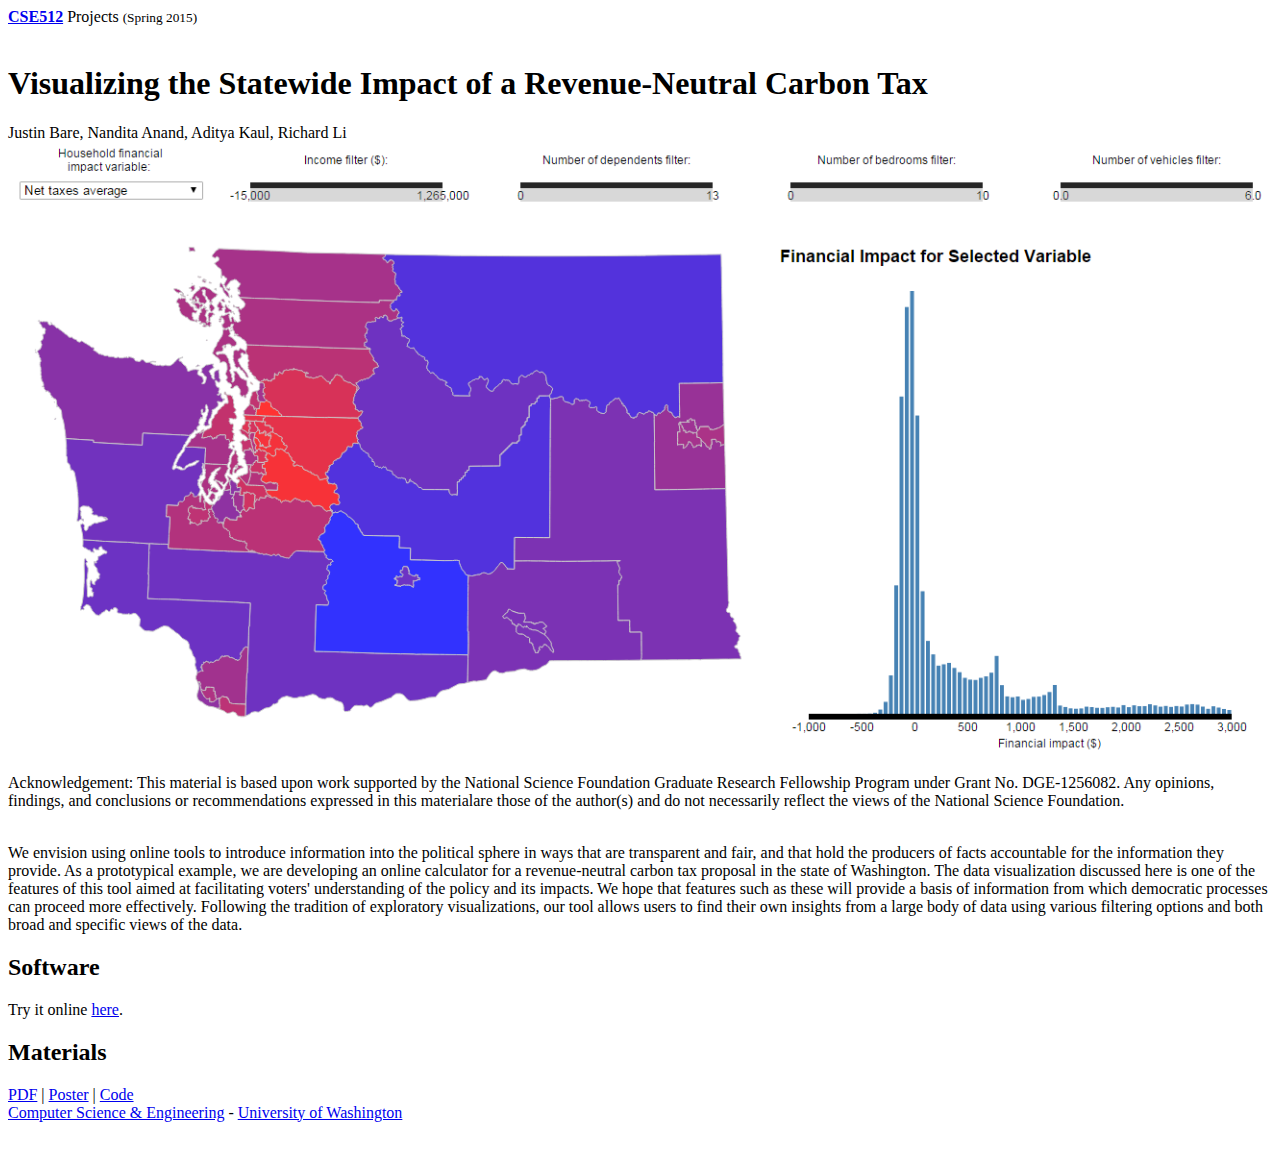
<file: index.html>
<!DOCTYPE html PUBLIC "-//W3C//DTD XHTML 1.0 Transitional//EN" "http://www.w3.org/TR/xhtml1/DTD/xhtml1-transitional.dtd">
<html xmlns="http://www.w3.org/1999/xhtml" xml:lang="en" lang="en">

<head>
  <title>CSE512: Data Visualization</title>
  <meta name="robots" content="index,follow" />
  <link rel="stylesheet" type="text/css" href="http://courses.cs.washington.edu/courses/cse512/15sp/style.css"/>

</head>

<body>
  <div class='content wider'>

    <div class='title'>
      <a href="http://courses.cs.washington.edu/courses/cse512/15sp/"><strong>CSE512</strong></a>
         Projects
         <small>(Spring 2015)</small>
    </div>
    <br/>

    <div class='pub' data-spy="scroll" data-target=".navbar">

      <h1 class="title">Visualizing the Statewide Impact of a Revenue-Neutral Carbon Tax</h1>
      <div class="authors">
        <span>Justin Bare,</span>
        <span>Nandita Anand,</span>
        <span>Aditya Kaul,</span>
        <span>Richard Li</span>
      </div>

      <div class="figure">
        <a href="http://cse512-15s.github.io/fp-jbare-kaul10-lizehang-nanand/combinedVis.html" target="_blank"><img src="summary.png" width="100%"/></a>
        <div class="caption"></div>
      </div>

      <p>
        Acknowledgement: This material is based upon work supported by the National Science Foundation Graduate Research Fellowship Program under Grant No. DGE-1256082. Any opinions, findings, and conclusions or recommendations expressed in this materialare those of the author(s) and do not necessarily reflect the views of the National Science Foundation. <br/><br/>
          
      </p>

      <p>We envision using online tools to introduce information into the political sphere in ways that are transparent and fair, and that hold the producers of facts accountable for the information they provide. As a prototypical example, we are developing an online calculator for a revenue-neutral carbon tax proposal in the state of Washington. The data visualization discussed here is one of the features of this tool aimed at facilitating voters' understanding of the policy and its impacts. We hope that features such as these will provide a basis of information from which democratic processes can proceed more effectively. Following the tradition of exploratory visualizations, our tool allows users to find their own insights from a large body of data using various filtering options and both broad and specific views of the data. </p> 

      <!-- <p>With the drop-down selector, you can change which variable is encoded on the map, histogram, and bubble chart. For these variables, &quot;average&quot; means electricity is calculated assuming electricity is provided by an average utility in the region in terms of carbon impact. Similarly, &quot;best&quot; and &quot;worst&quot; assume the utility with the best carbon impact and the worst carbon impact, respectively.  </p>

      <p>With the brush filters, you can change which types of households are included in the data that is displayed on the map and histogram. Also, by clicking a region on the map, only households in that region are included in the histogram. </p>

      <p>The coloring of the map shows the relative financial impacts on the selected variable, with <font style="font-weight: bold;" color="red">red</font> coloring the regions for which the average household is impacted more negatively and <font style="font-weight: bold;" color="blue">blue</font> coloring the regions for which the average household is impacted more positively. For more detail beyond the average household, look to the histogram, which shows the distribution of impacts for the selected variable. For even more detail, the bubble chart breaks the data down further. </p> 
       -->
      <h2>Software</h2>
      <p>
        Try it online <a href="http://cse512-15s.github.io/fp-jbare-kaul10-lizehang-nanand/combinedVis.html" target="_blank">here</a>. 
      </p>

      <h2>Materials</h2>
      <div class="links">
        <a href="final/paper-jbare-kaul10-lizehang-nanand.pdf" >PDF</a>
        |
        <a href="final/poster-jbare-kaul10-lizehang-nanand.pdf" >Poster</a>
        |
        <a href="https://github.com/CSE512-15S/fp-jbare-kaul10-lizehang-nanand/">Code</a>
      </div>

      <!-- <h2>Videos</h2>
      <video width="700" height="385" controls="">
        <source src="http://idl.cs.washington.edu/static/images/projects/lyra/Playfair-New.mp4" type="video/mp4">
        Your browser does not support the video tag.
      </video> -->


      <div class='footer'>
        <a href='http://cs.washington.edu'>Computer Science &amp; Engineering</a> -
        <a href='http://www.washington.edu'>University of Washington</a>
      </div>
    </div>
    <br/>
    <br/>


  </div>
</body>

</html>
</file>
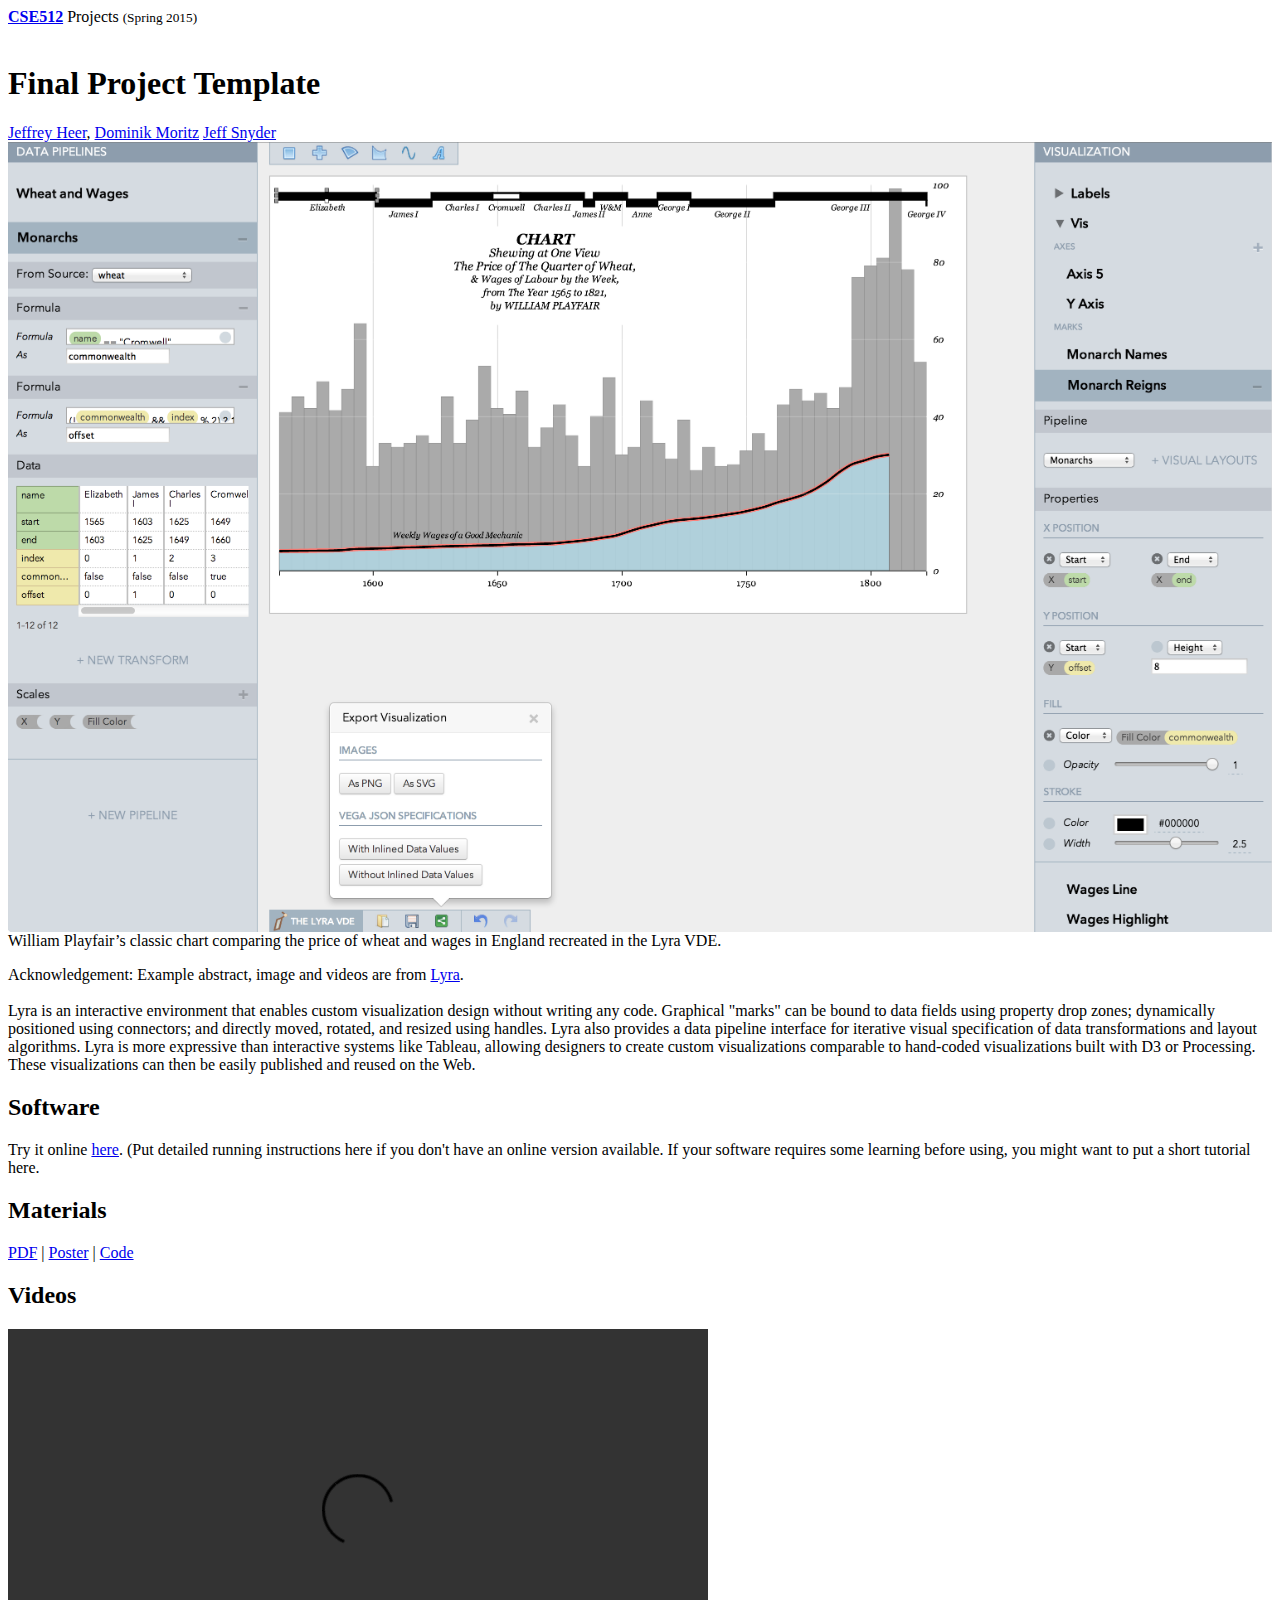
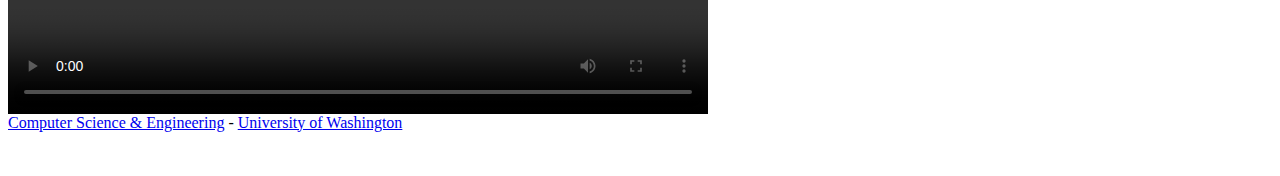
<file: deliverableDrafts/Project Page/index.html>
<!DOCTYPE html PUBLIC "-//W3C//DTD XHTML 1.0 Transitional//EN" "http://www.w3.org/TR/xhtml1/DTD/xhtml1-transitional.dtd">
<html xmlns="http://www.w3.org/1999/xhtml" xml:lang="en" lang="en">

<head>
  <title>CSE512: Data Visualization</title>
  <meta name="robots" content="index,follow" />
  <link rel="stylesheet" type="text/css" href="http://courses.cs.washington.edu/courses/cse512/15sp/style.css"/>

</head>

<body>
  <div class='content wider'>

    <div class='title'>
      <a href="http://courses.cs.washington.edu/courses/cse512/15sp/"><strong>CSE512</strong></a>
         Projects
         <small>(Spring 2015)</small>
    </div>
    <br/>

    <div class='pub' data-spy="scroll" data-target=".navbar">

      <h1 class="title">Final Project Template</h1>
      <div class="authors">
        <a href="http://jheer.org">Jeffrey Heer</a>,
        <a href="http://domoritz.de/">Dominik Moritz</a>
        <a href="http://homes.cs.washington.edu/~jasnyder/">Jeff Snyder</a>
      </div>

      <div class="figure">
        <img src="summary.png" width="100%"/>
        <div class="caption">William Playfair’s classic chart comparing the price of wheat and wages in England recreated in the Lyra VDE.</div>
      </div>

      <p>
        Acknowledgement: Example abstract, image and videos are from <a href="http://idl.cs.washington.edu/projects/lyra">Lyra</a>. <br/><br/>
        Lyra is an interactive environment that enables custom visualization design without writing any code. Graphical "marks" can be bound to data fields using property drop zones; dynamically positioned using connectors; and directly moved, rotated, and resized using handles. Lyra also provides a data pipeline interface for iterative visual specification of data transformations and layout algorithms. Lyra is more expressive than interactive systems like Tableau, allowing designers to create custom visualizations comparable to hand-coded visualizations built with D3 or Processing. These visualizations can then be easily published and reused on the Web.
      </p>
      
      <h2>Software</h2>
      <p>
        Try it online <a href="http://idl.cs.washington.edu/projects/lyra/app/">here</a>. 
        (Put detailed running instructions here if you don't have an online version available.  
        If your software requires some learning before using, you might want to put a short tutorial here.
      </p>

      <h2>Materials</h2>
      <div class="links">
        <a href="final/paper-jheer-domoritz-jsnydes.pdf" >PDF</a>
        |
        <a href="final/poster-jheer-domoritz-jsnydes.pdf" >Poster</a>
        |
        <a href="https://github.com/CSE512-15S/fp-jheer-domoritz-jsnydes/">Code</a>
      </div>

      <h2>Videos</h2>
      <video width="700" height="385" controls="">
        <source src="http://idl.cs.washington.edu/static/images/projects/lyra/Playfair-New.mp4" type="video/mp4">
        Your browser does not support the video tag.
      </video>


      <div class='footer'>
        <a href='http://cs.washington.edu'>Computer Science &amp; Engineering</a> -
        <a href='http://www.washington.edu'>University of Washington</a>
      </div>
    </div>
    <br/>
    <br/>


  </div>
</body>

</html>
</file>
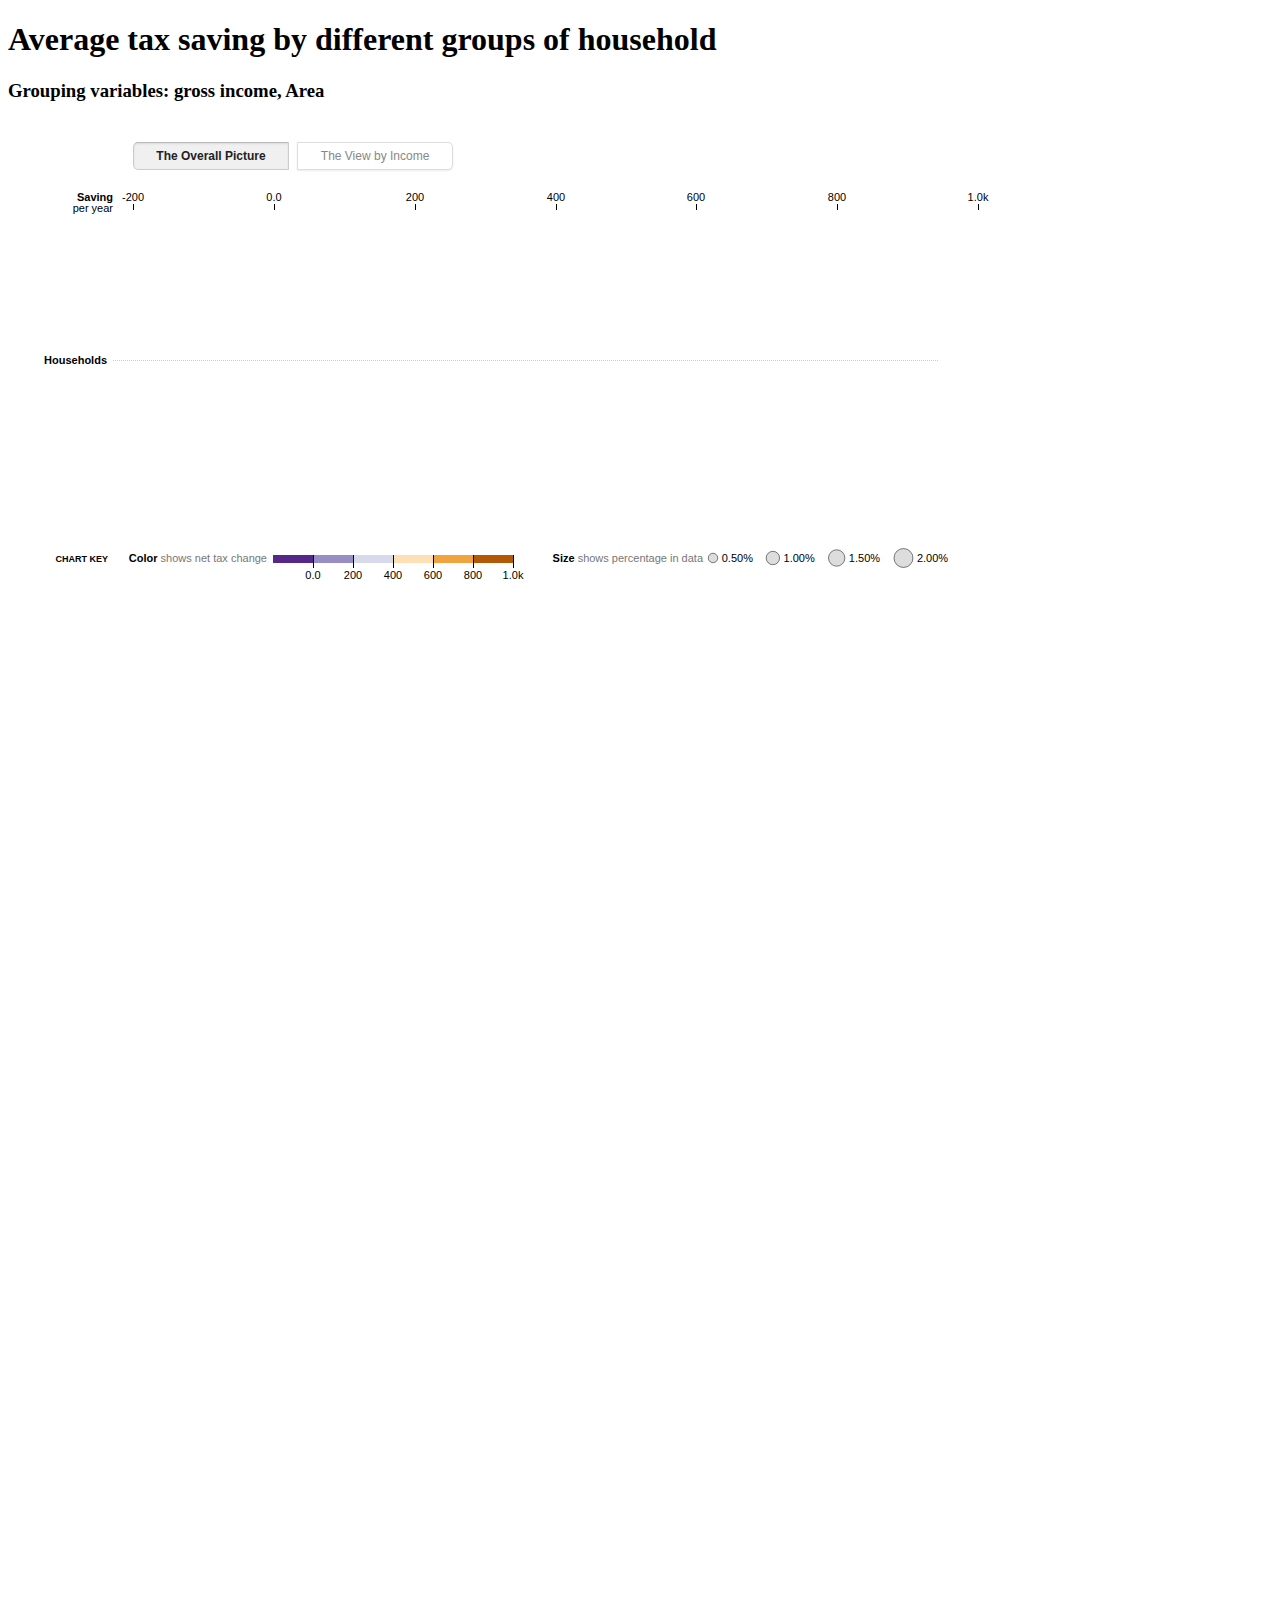
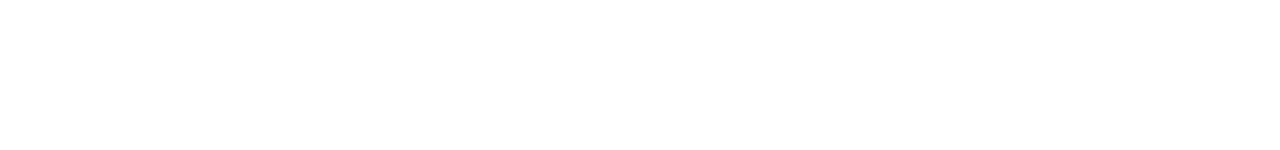
<file: bubble.html>
<!DOCTYPE html>
<html lang="en">
<head>
<title>Bubble chart for tax saving</title>
</head>
<body id="interactiveABC" class="interactiveABC">
<h1>Average tax saving by different groups of household </h1>
<h3>Grouping variables: gross income, Area</h3>
</div><!--close .storyHeader -->
<link rel="stylesheet" type="text/css" href="style/nytimes-color.css">


<div class="g-content">
<div class="g-graphic">
 <div class="g-buttons">
<button class="g-button g-active" data-view="overall">The Overall Picture</button>
<button class="g-button" data-view="selected">The View by Income</button>
</div>
</div>
<div class="g-selected-notes"></div>
<div class="g-tip" style="width:235px;height:130px;display:none;">
<div class="g-tip-shadow"></div>
</svg>
<div class="g-tip-content">
<div class="g-tip-title">Sample Mean</div>
<div class="g-tip-metric" data-name="weight">
<span class="g-tip-metric-name">Percentage</span>
<span class="g-tip-metric-value">0.18%</span>
</div>
<div class="g-tip-metric" data-name="Tax">
<span class="g-tip-metric-name">Average Tax Save</span>
<span class="g-tip-metric-value">138</span>
</div>
<div class="g-tip-metric" data-name="income">
<span class="g-tip-metric-name">Household income</span>
<span class="g-tip-metric-value">10</span>
</div>
<div class="g-tip-metric" data-name="PUMA10">
<span class="g-tip-metric-name">PUMA10 area</span>
<span class="g-tip-metric-value"></span>
</div>
<!-- <div class="g-tip-metric" data-name="BEDROOMS">
<span class="g-tip-metric-name">Number of bedrooms</span>
<span class="g-tip-metric-value"></span>
</div>
<div class="g-tip-metric" data-name="KOWNRENT">
<span class="g-tip-metric-name">Own the house?</span>
<span class="g-tip-metric-value">1</span>
</div>
<div class="g-tip-metric" data-name="UR">
<span class="g-tip-metric-name">Urban area?</span>
<span class="g-tip-metric-value">1</span> -->
</div>
</div>
</div>
</div>


<script src="javascripts/nytimes-lib.js"></script>
<script type="text/javascript" src="javascripts/bubble-standalone.js"></script>




</body>
</html>
</file>
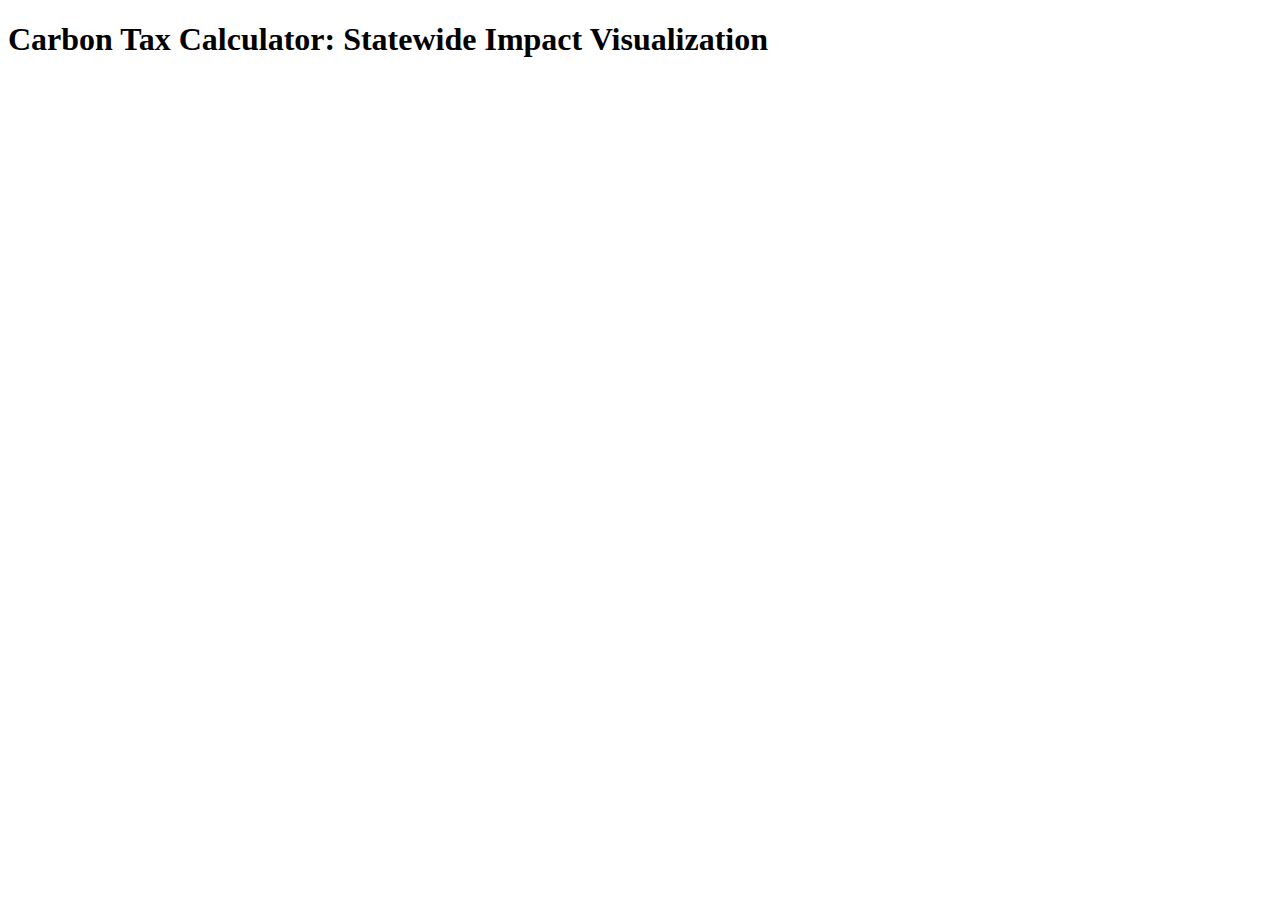
<file: vis.html>
<!DOCTYPE html>
<head>
  <meta charset="utf-8">
  <style>
 
   .bar {
      fill: steelblue;
    }
 
    .bar:hover {
      fill: orangered ;
    }

 
    path {
     
      stroke: #ccc;
      stroke-width: 1px;
    }
 
    path:hover {
      fill: orange;
      cursor:pointer;
    }
	
  	#pumasmap {
      fill: gray;
    }
 
    #pumasmap.active {
      fill: red;
    }
 
    
    .d3-tip {
      line-height: 1;
      font-weight: bold;
      padding: 12px;
      padding-right: 50px;
      background: rgba(0, 0, 0, 0.8);
      color: #fff;
      border-radius: 2px;
    }
 
    /* Creates a small triangle extender for the tooltip */
    .d3-tip:after {
      box-sizing: border-box;
      display: inline;
      font-size: 8px;
      width: 100%;
      line-height: 1;
      color: rgba(0, 0, 0, 0.8);
      content: "\25BC";
      position: absolute;
      text-align: center;
    }
 
    /* Style northward tooltips differently */
    .d3-tip.n:after {
      margin: -1px 0 0 0;
      top: 100%;
      left: 0;
    }
	
  	select {
      visibility: hidden;
    }
 
  </style>
</head>
<body>
  <h1>Carbon Tax Calculator: Statewide Impact Visualization</h1>
  <select style="margin-left: 1200px" id="menu">
    <option value="naturalGas" onchange="ng()">Natural Gas</option>
    <option value="carbonTaxImpact" onchange="cti()">Carbon Tax</option>
  </select>
  <br>
  <script src="http://d3js.org/d3.v3.min.js"></script>
  <script src="http://d3js.org/topojson.v1.min.js"></script>
  <script type="text/javascript" src="javascripts/index.js"></script>
  <script type="text/javascript" src="javascripts/helperFunctions.js"></script>
  <script>
 
    var width = 1000,
        height = 1000,
        centered;
    var svg1;
	
    var svg = d3.select("body").append("svg")
		    .style("float","left")
        .attr("width", width)
        .attr("height", height);


 
    var dataset = "data/pumas_wash_topo.json";
 
    var colorScale = d3.scale.linear()
        .domain([0, 2])
        .range(["white", "red"]);
   
    var g = svg.append("g")
	           .attr("transform", "translate(300,100)");
   
    var projection = d3.geo.albers()
          .rotate([119, 0])
          .center([-3, 48])
          .parallels([35, 50])
          .scale(8000)
          .translate([0, 100])
          .precision(.1);
 
               
    var path = d3.geo.path()
        .projection(projection);
               
    d3.json(dataset, function(error, wa) {
      var wash = topojson.feature(wa, wa.objects.wash);
 
     
      
 
      //Declaring the tool tip variable
      var tip = d3.tip()
        .attr('class', 'd3-tip')
        .offset([-10, 0])
        .html(function(d) {
          return "<strong style='color:white'>Name:</strong> <span style='color:white'>" + d.properties.name +          
          "</span><br><strong style='color:white'>PUMA10:</strong> <span style='color:white'>" + d.properties.puma;
          
      })
 
      //Calling the tool tip within the svg
      g.call(tip);
 
      g.selectAll("path")
          .data(wash.features)
          .enter().append("path")         
          .attr("d", path)
		      .attr("id","pumasmap")
		      // .on('mouseover', function(d) {
        //       //d3.select(this).style("background-color","orange");
        //   })
          .on('mouseover', tip.show)
          .on('mouseout', tip.hide)
          .on('click',clicked);

		  
		
    });
	
    var margin = {top: 300, right: 20, bottom: 10, left: 40},
          width = 960 - margin.left - margin.right,
          height = 600 - margin.top - margin.bottom;
		  
    svg1 = d3.select("body").append("svg").attr("class","rectsvg")
		  //.style("float","left")
      .attr("width", width + margin.left + margin.right)
      .attr("height", height + margin.top + margin.bottom)
      .append("g")
      .attr("transform", "translate(" + margin.left + "," + margin.top + ")");
       

	
	
	
	
               
    function clicked(d) {
	
      document.getElementById("menu").style.visibility="visible";	
 
    	d3.selectAll(".bar").remove();
    	//d3.select(".svgrect").remove();
    	
    	//d3.selectAll(".bar").remove();
    	var x, y, k;
         
      if (d && centered !== d) {
        var centroid = path.centroid(d);
        x = centroid[0];
        y = centroid[1];
        k = 1.2;
        centered = d;
      } else {
        x = width / 2;
        y = height / 2;
        k = 1;
        centered = null;
      }
         
      g.selectAll("path")
          .classed("active", centered && function(d) { return d === centered; });
     
      g.transition()
          .duration(750)
          //.attr("transform", "translate(" + width / 2 + "," + height / 2 + ")scale(" + k + ")translate(" + -x + "," + -y + ")")
          .style("stroke-width", 1.5 / k + "px");

      /*var margin = {top: 300, right: 20, bottom: 10, left: 40},
          width = 960 - margin.left - margin.right,
          height = 600 - margin.top - margin.bottom;*/
       
      var formatPercent = d3.format(".0%");
      var sortOrder=false; 
      var x = d3.scale.ordinal()
          .rangeRoundBands([0, width], .1);
       
      var y = d3.scale.linear()
          .range([height-150, 0]);
       
      //var xAxis = d3.svg.axis()
        //  .scale(x)
         // .orient("bottom");
       
     
      		
      /*var svg = d3.select("body").append("svg").attr("class","rectsvg")
		  .style("float","right")
          .attr("width", width + margin.left + margin.right)
          .attr("height", height + margin.top + margin.bottom)
        .append("g")
          .attr("transform", "translate(" + margin.left + "," + margin.top + ")");*/
       
      var yAxis = d3.svg.axis()
          .scale(y)
      		.orient("left");
      		
      var dataset = "data/Utility_data/utilityCarbonImpact.csv";
       
      d3.csv(dataset, function(error, data) {
       
        x.domain(data.map(function(d) { return d.code; }));
        y.domain([0,d3.max(data, function(d) { return d.naturalGas; })]);
        
        svg1.append("g")
          .attr("class", "y axis")
          //.call(yAxis)
          .append("text")
          .attr("transform", "rotate(-90)")
          .attr("y", 6)
          .attr("dy", ".71em")
          .style("text-anchor", "end")
          //.text("MatchesPlayed");
       
        svg1.selectAll(".bar")
            .data(data)
      			.enter().append("rect")
      			.attr("x",function(d,i){return i*x.rangeBand();})
      			.attr("y",height)
      			.attr("height",0)
      			.transition()
      			//.ease("elastic")
      			.duration(2000)
			
            //.on('mouseover', tip.show)
            //.on('mouseout', tip.hide)
            .attr("class", "bar")
            .attr("x", function(d) { return x(d.code); })
            .attr("width", x.rangeBand()-3)
            .attr("y", function(d) { return y(d.naturalGas); })
            .attr("height", function(d) { return height - y(d.naturalGas); });
 
      });
    
    	//try
    	d3.select('#opts')
        .on('change', function() {
        var newData = eval(d3.select(this).property('value'));
        updateLegend(newData);
      });

    }
	
 
  </script>
 
</body>
</file>
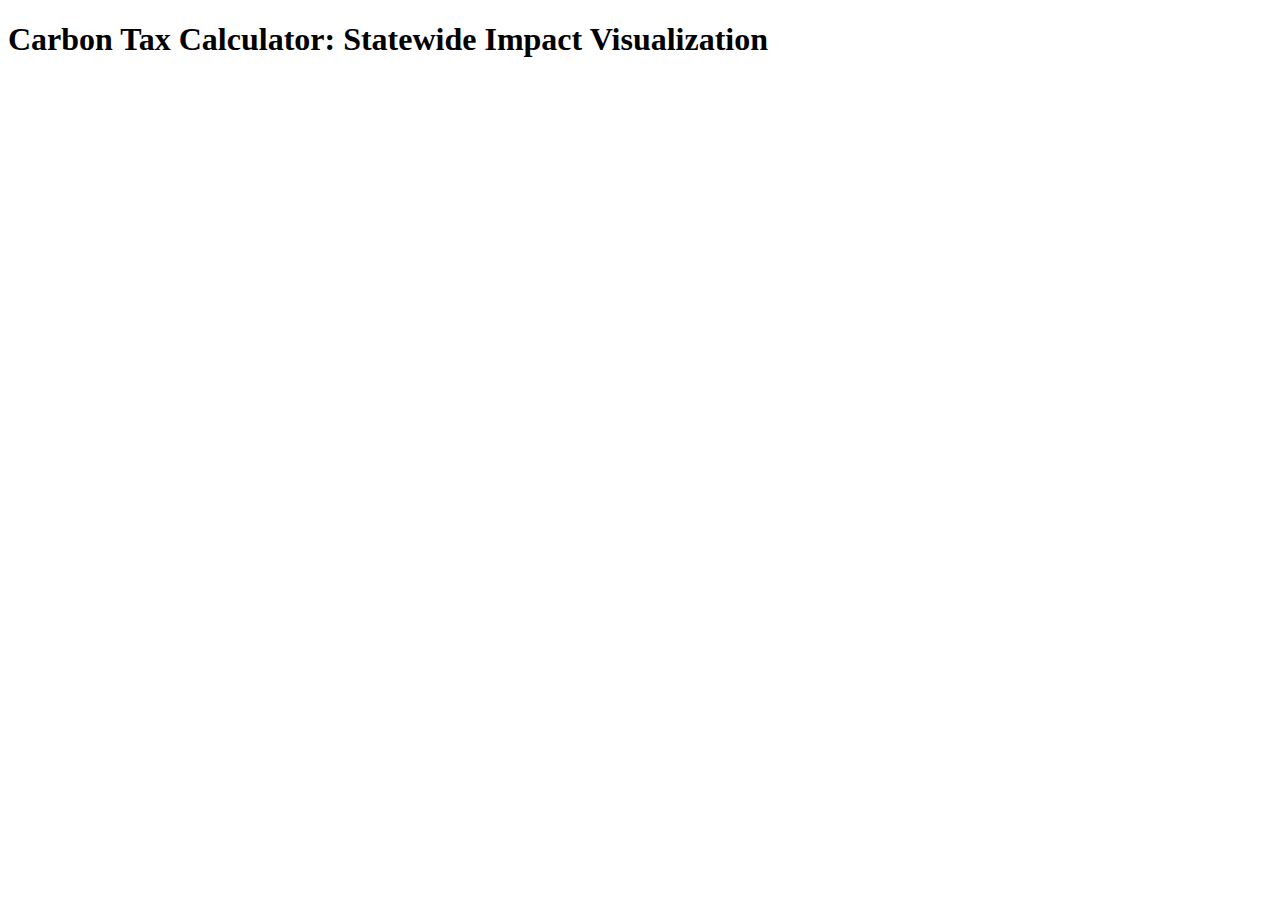
<file: visNew.html>
<!DOCTYPE html>
<head>
  <meta charset="utf-8">
  <style>
    .bar {
      fill: steelblue;
    }
    .bar:hover {
      fill: orangered ;
    }
    
    .d3-tip {
      line-height: 1;
      font-weight: bold;
      padding: 12px;
      padding-right: 50px;
      background: rgba(0, 0, 0, 0.8);
      color: #fff;
      border-radius: 2px;
    }
    /* Creates a small triangle extender for the tooltip */
    .d3-tip:after {
      box-sizing: border-box;
      display: inline;
      font-size: 8px;
      width: 100%;
      line-height: 1;
      color: rgba(0, 0, 0, 0.8);
      content: "\25BC";
      position: absolute;
      text-align: center;
    }
    /* Style northward tooltips differently */
    .d3-tip.n:after {
      margin: -1px 0 0 0;
      top: 100%;
      left: 0;
    }
 
    select {
      visibility: hidden;
    }
  </style>
</head>
<body>
  <h1>Carbon Tax Calculator: Statewide Impact Visualization</h1>
  <select style="margin-left: 1200px" id="menu" onchange="na()">
    <option value="netBest">Net Best</option>
    <option value="netAvg">Net Average</option>
	<option value="netWorst">Net Worst</option>
  </select>
  <br>
  <script src="http://d3js.org/d3.v3.min.js"></script>
  <script src="http://d3js.org/topojson.v1.min.js"></script>
  <script type="text/javascript" src="javascripts/index.js"></script>
  <script type="text/javascript" src="javascripts/helperFunctions.js"></script>
  <script>
    //START by setting up overall layout of page
    var margin = {top: 10, right: 30, bottom: 30, left: 30},
        width = 1300 - margin.left - margin.right,
        height = 700 - margin.top - margin.bottom;
 
    var detailWidth = 400,
        detailHeight = 400;
       
    var centered;
    var svg1;
	
    var map = d3.select("body")
        .append("svg")
        .attr("width", width + margin.left + margin.right)
        .attr("height", height + margin.top + margin.bottom)
        .append("g")
        .attr("transform", "translate(" + margin.left + ", " + margin.top + ")");
 
    var tooltipGroup = map.append("g");
 
    var detail = map.append("g")
        .attr("class", "detail")
        .attr("transform", "translate(" + 800 + "," + 0 +")" )
        .attr("width", 400)
        .attr("height", height);
 
    //THEN load the PUMS dataset and do everything else inside this
    //Loading the PUMS once like this is faster then loading it a bunch of different times
    //The "rows" variable contains all the imported PUMS data
    var pumsDataset = "data/PUMS_less.csv";
    d3.csv(pumsDataset, function(d) {
      return {
        puma: +d.PUMA10,
        netBest: +d.netBest,
        netAvg: +d.netAvg,
		    netWorst: +d.netWorst
      };
    }, function(error, rows) {
     
      //THEN set up all the map stuff
      var mapDataset = "data/pumas_wash_topo.json";
  
      var colorScale = d3.scale.linear()
          .domain([0, 2])
          .range(["white", "red"]);
    
      var projection = d3.geo.albers()
          .rotate([119, 0])
          .center([-3, 48])
          .parallels([35, 50])
          .scale(8000)
          .translate([250, 150])
          .precision(.1);
  
                 
      var path = d3.geo.path()
          .projection(projection);
 
      var activePuma = 0;
                
      d3.json(mapDataset, function(error, wa) {
        var wash = topojson.feature(wa, wa.objects.wash);
 
        var tip = d3.tip()
            .attr('class', 'd3-tip')
            .offset([-10, 0])
            .html(function(d) {
              return "<strong style='color:white'>Name:</strong> <span style='color:white'>" + d.properties.name +         
              "</span><br><strong style='color:white'>PUMA10:</strong> <span style='color:white'>" + d.properties.puma;
           
            });
 
        tooltipGroup.call(tip);
 
        defaultOpacity = 0.8;
  
        tooltipGroup.selectAll("path")
            .data(wash.features)
            .enter().append("path")        
            .attr("d", path)
            .style("stroke","#ccc")
            .style("stroke-width", "1px")
            .style("fill","gray")
            .style("fill-opacity", defaultOpacity)
            .attr("id", function(d) {
              return "puma" + d.properties.puma;
            })
            .on('mouseover', //tip.show
              function(d) {
                tip.show(d);
                d3.select(this).style("fill-opacity", 1).style("cursor", "pointer");
               
              }
            )
            .on('mouseout', function(d) {
              if (d.properties.puma != activePuma){
                d3.select(this).style("fill-opacity", defaultOpacity).style("cursor", "auto");
              }
              tip.hide(d);
            })
            .on('click',function(d) {
              d3.select("#puma" + activePuma).style("fill","gray").style("fill-opacity", defaultOpacity);
              d3.select(this).style("fill","orange");
              activePuma = d.properties.puma;
              clicked(d);
            });
 
       
      
      });
     
      //THEN figure out what to do when an area of the map is clicked
      function clicked(pumaClicked) {
 
        //console.log(d);
 
        d3.selectAll(".bar").remove();
        d3.selectAll("#bar-x-axis").remove();
   
        document.getElementById("menu").style.visibility="visible";
 
        // A formatter for counts.
        var formatCount = d3.format(",.0f");
 
        //Filter the data based on which PUMA was clicked
        var rowsFiltered = rows.filter(function(d){ return d.puma == parseInt(pumaClicked.properties.puma); });
 
        var values = [];
        var i = 0;
        for (i = 0; i < rowsFiltered.length; i++) {
          values.push(rowsFiltered[i].netBest);
        }
 
        var domain = d3.extent(values);
        domain[0] = 100 * Math.floor(domain[0]/100);
        domain[1] = 100 * Math.ceil(domain[1]/100);
 
        var x = d3.scale.linear()
          .domain(domain)
          .range([0, detailWidth]);
 
        // Generate a histogram using uniformly-spaced bins.
        var data = d3.layout.histogram()
            .bins(x.ticks(40))
            (values);
 
 
        var y = d3.scale.linear()
            .domain([0, d3.max(data, function(d) {
              return d.y;
            })])
            .range([detailHeight, 0]);
 
        var xAxis = d3.svg.axis()
            .scale(x)
            .orient("bottom");
 
        var bar = detail.selectAll(".bar")
            .data(data)
            .enter().append("g")
            .attr("class", "bar")
            .attr("transform", function(d) { return "translate(" + x(d.x) + "," + y(d.y) + ")"; });
 
        //console.log(d3.extent(values) + " " + data[0].dx + " " + x(data[0].dx));
 
        bar.append("rect")
            .attr("x", 1)
            .attr("width", 10)//x(data[0].dx) - 1)
            .attr("height", function(d) {
              return detailHeight - y(d.y);
            });
 
        detail.append("g")
            .attr("class", "x axis")
            .attr("id", "bar-x-axis")
            .attr("transform", "translate(0," + detailHeight + ")")
            .call(xAxis);                           
                                                                                                          


      } 
 
    });
	
    function na(){
	 
      d3.select("svg").remove();
	 
	     var margin = {top: 10, right: 30, bottom: 30, left: 30},
        width = 1300 - margin.left - margin.right,
        height = 700 - margin.top - margin.bottom;
 
      var detailWidth = 400,
          detailHeight = 400;
         
      var centered;
      var svg1;
  	
      var map = d3.select("body")
          .append("svg")
          .attr("width", width + margin.left + margin.right)
          .attr("height", height + margin.top + margin.bottom)
          .append("g")
          .attr("transform", "translate(" + margin.left + ", " + margin.top + ")");
   
      var tooltipGroup = map.append("g");
   
      var detail = map.append("g")
          .attr("class", "detail")
          .attr("transform", "translate(" + 800 + "," + 0 +")" )
          .attr("width", 400)
          .attr("height", height);
      }
 
    //THEN load the PUMS dataset and do everything else inside this
    //Loading the PUMS once like this is faster then loading it a bunch of different times
    //The "rows" variable contains all the imported PUMS data
  //   var pumsDataset = "data/PUMS_less.csv";
  //   d3.csv(pumsDataset, function(d) {
  //     return {
  //       puma: +d.PUMA10,
  //       netBest: +d.netBest,
  //       netAvg: +d.netAvg,
		// netWorst: +d.netWorst
  //     };
  //   }, function(error, rows) {
     
  //     //THEN set up all the map stuff
  //     var mapDataset = "data/pumas_wash_topo.json";
  
  //     var colorScale = d3.scale.linear()
  //         .domain([0, 2])
  //         .range(["white", "red"]);
    
  //     var projection = d3.geo.albers()
  //         .rotate([119, 0])
  //         .center([-3, 48])
  //         .parallels([35, 50])
  //         .scale(8000)
  //         .translate([250, 150])
  //         .precision(.1);
  
                 
  //     var path = d3.geo.path()
  //         .projection(projection);
 
  //     var activePuma = 0;
                
  //     d3.json(mapDataset, function(error, wa) {
  //       var wash = topojson.feature(wa, wa.objects.wash);
 
  //       var tip = d3.tip()
  //           .attr('class', 'd3-tip')
  //           .offset([-10, 0])
  //           .html(function(d) {
  //             return "<strong style='color:white'>Name:</strong> <span style='color:white'>" + d.properties.name +         
  //             "</span><br><strong style='color:white'>PUMA10:</strong> <span style='color:white'>" + d.properties.puma;
           
  //           });
 
  //       tooltipGroup.call(tip);
 
  //       defaultOpacity = 0.8;
  
  //       tooltipGroup.selectAll("path")
  //           .data(wash.features)
  //           .enter().append("path")        
  //           .attr("d", path)
  //           .style("stroke","#ccc")
  //           .style("stroke-width", "1px")
  //           .style("fill","gray")
  //           .style("fill-opacity", defaultOpacity)
  //           .attr("id", function(d) {
  //             return "puma" + d.properties.puma;
  //           })
  //           .on('mouseover', //tip.show
  //             function(d) {
  //               tip.show(d);
  //               d3.select(this).style("fill-opacity", 1).style("cursor", "pointer");
               
  //             }
  //           )
  //           .on('mouseout', function(d) {
  //             if (d.properties.puma != activePuma){
  //               d3.select(this).style("fill-opacity", defaultOpacity).style("cursor", "auto");
  //             }
  //             tip.hide(d);
  //           })
  //           .on('click',function(d) {
  //             d3.select("#puma" + activePuma).style("fill","gray").style("fill-opacity", defaultOpacity);
  //             d3.select(this).style("fill","orange");
  //             activePuma = d.properties.puma;
  //             clicked(d);
  //           });
 
       
      
  //     });
     
  //     //THEN figure out what to do when an area of the map is clicked
  //     function clicked(pumaClicked) {
 
  //       //console.log(d);
 
  //       d3.selectAll(".bar").remove();
  //       d3.selectAll("#bar-x-axis").remove();
   
  //       document.getElementById("menu").style.visibility="visible";
 
  //       // A formatter for counts.
  //       var formatCount = d3.format(",.0f");
 
  //       //Filter the data based on which PUMA was clicked
  //       var rowsFiltered = rows.filter(function(d){ return d.puma == parseInt(pumaClicked.properties.puma); });
 
  //       //In order to get the different column names to display their respective histograms
  //       var colnames = document.getElementById("menu").value;
  //       //alert(colnames);
  //       var values = [];
  //       var i = 0;
  //       for (i = 0; i < rowsFiltered.length; i++) {
  //         values.push(rowsFiltered[i].colnames);
  //       }
 
  //       var domain = d3.extent(values);
  //       domain[0] = 100 * Math.floor(domain[0]/100);
  //       domain[1] = 100 * Math.ceil(domain[1]/100);
 
  //       var x = d3.scale.linear()
  //         .domain(domain)
  //         .range([0, detailWidth]);
 
  //       // Generate a histogram using uniformly-spaced bins.
  //       var data = d3.layout.histogram()
  //           .bins(x.ticks(40))
  //           (values);
 
 
  //       var y = d3.scale.linear()
  //           .domain([0, d3.max(data, function(d) {
  //             return d.y;
  //           })])
  //           .range([detailHeight, 0]);
 
  //       var xAxis = d3.svg.axis()
  //           .scale(x)
  //           .orient("bottom");
 
  //       var bar = detail.selectAll(".bar")
  //           .data(data)
  //           .enter().append("g")
  //           .attr("class", "bar")
  //           .attr("transform", function(d) { return "translate(" + x(d.x) + "," + y(d.y) + ")"; });
 
  //       //console.log(d3.extent(values) + " " + data[0].dx + " " + x(data[0].dx));
 
  //       bar.append("rect")
  //           .attr("x", 1)
  //           .attr("width", 10)//x(data[0].dx) - 1)
  //           .attr("height", function(d) {
  //             return detailHeight - y(d.y);
  //           });
 
  //       detail.append("g")
  //           .attr("class", "x axis")
  //           .attr("id", "bar-x-axis")
  //           .attr("transform", "translate(0," + detailHeight + ")")
  //           .call(xAxis);                           
                                                                                                          


	 // }
	 
	 
 
  
 
    //});
	
	 
  }
	   
                               
        

  </script>
</body>
</file>
<file: style/nytimes-color.css>
#interactiveFooter {
  border-top: 1px solid #ddd;
  margin-top: 10px;
  padding-top: 12px;
}

.storyHeader h1,
.storySummary {
  margin: auto;
  padding: 0;
  position: relative;
  width: 720px;
}

.storyHeader h1 {
  font-size: 28px;
  margin: 1em auto .3em auto;
}

.g-content {
  /*position: relative;*/
  font: 11px sans-serif;
  width: 970px;
  height: 1600px;
}

.g-annotations {
  font-size: 12px;
  line-height: 1.2em;
  position: absolute;
  top: 350px;
}

.g-annotation {
  color: #555;
  position: absolute;
  width: 140px;
}

.g-annotation .g-button {
  background: #004276;
  color: #fff;
  font-weight: bold;
  width: 140px;
}

.g-annotation .g-button:hover {
  background: #064d84;
}

.g-annotation .g-button:active {
  background: #002e5f;
}

.g-axis {
  pointer-events: none;
}

.g-axis line {
  fill: none;
  stroke: #000;
  shape-rendering: crispEdges;
}

.g-axis path {
  display: none;
}

.g-y.g-axis text {
  font: bold 11px sans-serif;
}

.g-y.g-axis line {
  stroke: #ccc;
  stroke-dasharray: 1,1;
}

.g-overall {
  pointer-events: none;
}

.g-overall line {
  stroke: #000;
  stroke-width: 2px;
}

.g-overall text {
  text-anchor: middle;
}

.g-MONEYPY circle {
  fill: #ddd;
  stroke: #000;
  stroke-width: .5px;
}

.g-MONEYPY circle.g-active {
  stroke-width: 2px;
}

.g-searching .g-MONEYPY .g-match {
  stroke-width: 1px;
}

.g-searching .g-MONEYPY circle:not(.g-match) {
  fill-opacity: .2;
}

.g-voronoi {
  fill: none;
  pointer-events: all;
}

.g-buttons {
  margin: 40px 0px 20px 125px;
}

.g-buttons .g-button {
  width: 13em;
  border: solid 1px #ddd;
  box-shadow: 0 1px 2px rgba(0,0,0,0.08);
}

.g-buttons .g-button:hover {
  border-color: #ccc;
  border-bottom-color: #bbb;
  box-shadow: 0 1px 2px rgba(0,0,0,.15);
  color: #666;
}

.g-button {
  background: #fff;
  border: none;
  border-radius: 3px;
  border-bottom-color: #ccc;
  color: #888;
  cursor: pointer;
  font: inherit;
  font-size: 12px;
  line-height: 18px;
  margin: 0 5px 0 0;
  padding: 4px 8px;
  white-space: nowrap;
}

.g-buttons .g-button.g-active,
.g-buttons .g-button:active {
  background: #f0f0f0;
  border-color: #ccc;
  border-top-color: #bbb;
  box-shadow: inset 0 1px 2px rgba(0,0,0,.1);
  color: #222;
  font-weight: 600;
}

.g-buttons .g-button:first-child {
  border-radius: 5px 0 0 5px;
}

.g-buttons .g-button:last-child {
  border-radius: 0 5px 5px 0;
  /*margin-left: -5px;*/
}

.g-buttons .g-button:focus {
  z-index: 3;
}

.g-buttons .g-button.g-active {
  z-index: 2;
}

.g-search {
  float: right;
  position: relative;
  margin-right: 154px;
}

.g-search input {
  width: 240px;
  height: 26px;
  font: 12px sans-serif;
  padding: 0 8px;
  border: solid 1px #ccc;
  border-radius: 4px;
  box-shadow: inset 0 1px 2px rgba(0,0,0,0.08);
}

.g-search .g-search-clear {
  position: absolute;
  right: 5px;
  top: 5px;
  background: #bbb;
  border: none;
  border-radius: 9px;
  color: #fff;
  font: 10px sans-serif;
  padding: 0;
  width: 18px;
  height: 18px;
}

.g-search .g-search-clear:hover {
  background: #aaa;
}

.g-key-color path {
  display: none;
}

.g-key-color line {
  stroke: #000;
  shape-rendering: crispEdges;
}

.g-arrows {
  position: absolute;
  pointer-events: none;
  top: 0;
  height: 0;
  width: 100%;
}

.g-arrow {
  position: absolute;
  bottom: 5px;
}

.g-arrow-vertical {
  width: 0;
  border-right: solid 1px #ccc;
}

.g-arrow-horizontal {
  height: 0;
  border-top: solid 1px #ccc;
}

.g-tip {
  position: absolute;
  pointer-events: none;
  background: rgba(0, 0, 0, 0.8);
  color: #fff;
}

.g-tip-shadow {
  position: absolute;
  box-shadow: 0 4px 8px rgba(0,0,0,.2);
  width: 100%;
  height: 100%;
}

.g-tip-content {
  position: absolute;
  padding: 6px;
  -webkit-box-sizing: border-box;
  -moz-box-sizing: border-box;
  box-sizing: border-box;
  width: 100%;
  height: 100%;
}

.g-tip-box {
  position: absolute;
  fill: #fff;
  stroke: #000;
  stroke-opacity: .01;
}

.g-tip-title,
.g-tip-metric-value {
  font-weight: bold;
}

.g-tip-title {
  margin-bottom: 4px;
  white-space: nowrap;
  text-overflow: ellipsis;
  overflow: hidden;
}

.g-tip-metric {
  clear: right;
  padding: 2px 0;
}

.g-tip-metric + .g-tip-metric {
  border-top: solid 1px #eee;
}

.g-tip-metric-value {
  float: right;
}

.g-tip-metric-name {
  color: #c8c8c8;
}

.g-MONEYPY-notes {
  color: #c8c8c8;
  position: absolute;
  font-size: 11px;
  top: 20px;
  left: 10px;
  margin-top: 65px;
  width: 240px;
}

.g-MONEYPY-note {
  position: absolute;
}

.g-annotation b,
.g-MONEYPY-note b {
  color: #222;
  cursor: default;
}
</file>
